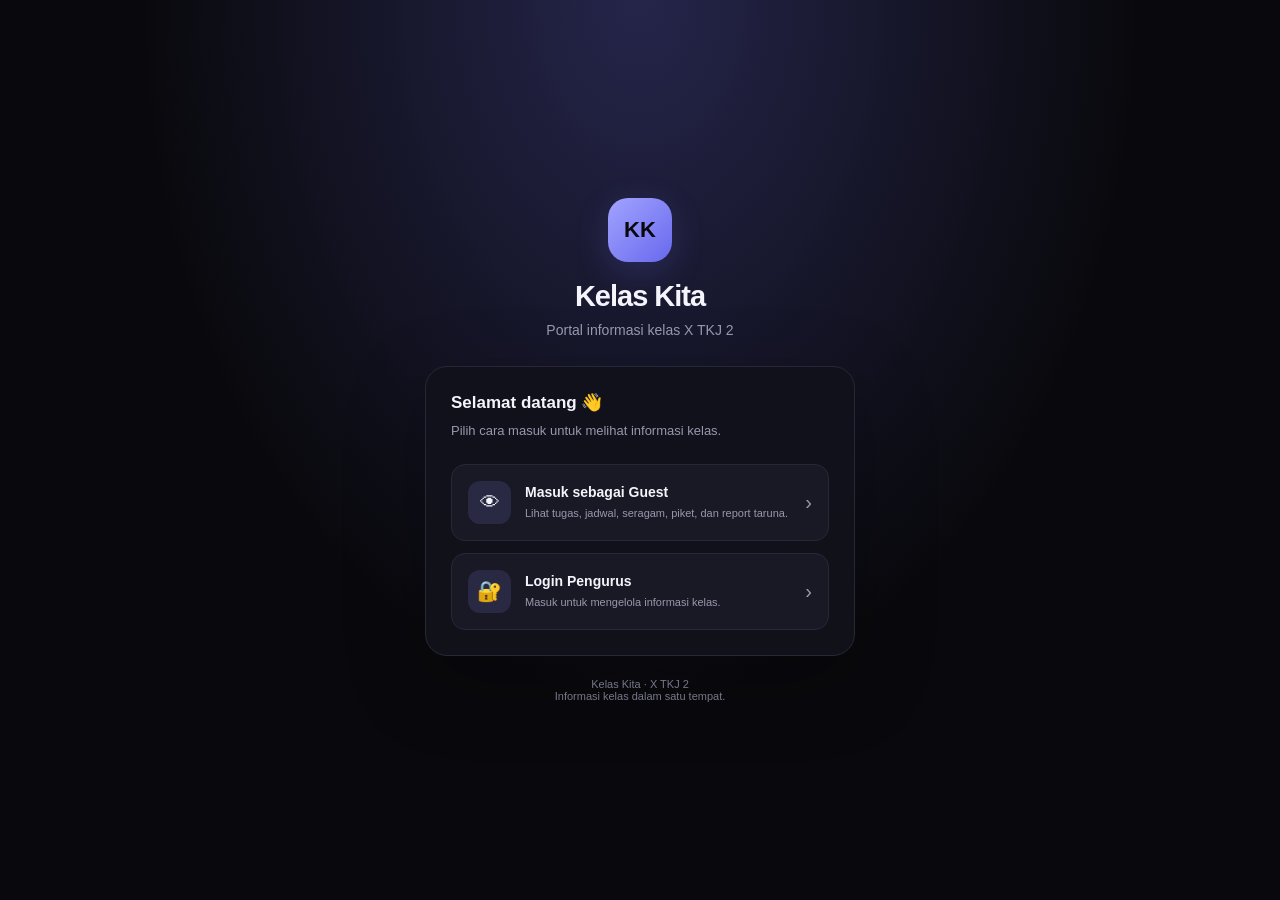
<file: login.html>
<!DOCTYPE html>
<html lang="id">
<head>
  <meta charset="UTF-8">
  <meta name="viewport" content="width=device-width, initial-scale=1.0">
  <meta name="theme-color" content="#09090d">
  <title>Masuk — Kelas Kita X TKJ 2</title>

  <style>
    :root {
      --bg: #09090d;
      --panel: #12121b;
      --border: #272738;
      --text: #f4f4fb;
      --muted: #9898ad;
      --accent: #8b8cff;
    }

    * {
      box-sizing: border-box;
    }

    body {
      margin: 0;
      min-height: 100vh;
      display: grid;
      place-items: center;
      padding: 24px;
      color: var(--text);
      background:
        radial-gradient(ellipse at top, #25254b 0%, transparent 55%),
        var(--bg);
      font-family: Inter, "Segoe UI", Arial, sans-serif;
    }

    .container {
      width: 100%;
      max-width: 430px;
      animation: appear .5s ease both;
    }

    .brand {
      text-align: center;
      margin-bottom: 28px;
    }

    .logo {
      width: 64px;
      height: 64px;
      display: grid;
      place-items: center;
      margin: 0 auto 18px;
      border-radius: 20px;
      background: linear-gradient(135deg, #a2a3ff, #6869ed);
      color: #09090d;
      font-size: 22px;
      font-weight: 900;
      box-shadow: 0 10px 35px #7777ff30;
    }

    h1 {
      margin: 0;
      font-size: 29px;
      letter-spacing: -1px;
    }

    .subtitle {
      color: var(--muted);
      margin: 9px 0 0;
      font-size: 14px;
    }

    .panel {
      padding: 25px;
      border: 1px solid var(--border);
      border-radius: 22px;
      background: #12121beF;
      box-shadow: 0 24px 80px #00000040;
    }

    .panel h2 {
      font-size: 17px;
      margin: 0 0 8px;
    }

    .description {
      color: var(--muted);
      font-size: 13px;
      line-height: 1.6;
      margin: 0 0 22px;
    }

    .choice {
      display: flex;
      align-items: center;
      gap: 14px;
      width: 100%;
      padding: 16px;
      margin-top: 12px;
      text-align: left;
      color: var(--text);
      background: #191925;
      border: 1px solid var(--border);
      border-radius: 14px;
      cursor: pointer;
      transition: transform .2s, border-color .2s, background .2s;
    }

    .choice:hover {
      transform: translateY(-2px);
      border-color: var(--accent);
      background: #202035;
    }

    .choice-icon {
      display: grid;
      place-items: center;
      width: 43px;
      height: 43px;
      flex-shrink: 0;
      border-radius: 12px;
      background: #292943;
      font-size: 20px;
    }

    .choice-copy {
      flex: 1;
    }

    .choice-copy strong,
    .choice-copy small {
      display: block;
    }

    .choice-copy strong {
      font-size: 14px;
    }

    .choice-copy small {
      margin-top: 5px;
      color: var(--muted);
      font-size: 11px;
      line-height: 1.5;
    }

    .arrow {
      color: var(--muted);
      font-size: 20px;
    }

    .login-form {
      display: none;
      margin-top: 20px;
      padding-top: 20px;
      border-top: 1px solid var(--border);
    }

    .login-form.show {
      display: block;
      animation: appear .25s ease both;
    }

    label {
      display: block;
      margin: 14px 0 7px;
      color: #d4d4e5;
      font-size: 12px;
      font-weight: 600;
    }

    input {
      width: 100%;
      padding: 13px;
      border: 1px solid var(--border);
      border-radius: 10px;
      outline: none;
      background: #0c0c14;
      color: var(--text);
      font-size: 14px;
    }

    input:focus {
      border-color: var(--accent);
      box-shadow: 0 0 0 3px #8b8cff20;
    }

    .submit,
    .back {
      width: 100%;
      padding: 13px;
      margin-top: 16px;
      border-radius: 10px;
      font-weight: 700;
      cursor: pointer;
    }

    .submit {
      color: #09090d;
      background: var(--accent);
      border: 0;
    }

    .submit:hover {
      background: #a6a7ff;
    }

    .back {
      margin-top: 9px;
      color: var(--muted);
      background: transparent;
      border: 1px solid var(--border);
    }

    .message {
      min-height: 18px;
      margin: 12px 0 0;
      color: #ff9292;
      font-size: 12px;
      line-height: 1.5;
    }

    .footer {
      margin-top: 22px;
      text-align: center;
      color: #77778d;
      font-size: 11px;
    }

    @keyframes appear {
      from {
        opacity: 0;
        transform: translateY(10px);
      }
      to {
        opacity: 1;
        transform: translateY(0);
      }
    }

    @media (max-width: 420px) {
      body {
        padding: 16px;
      }

      .panel {
        padding: 20px;
      }
    }

    @media (prefers-reduced-motion: reduce) {
      *, *::before, *::after {
        animation: none !important;
        transition: none !important;
      }
    }
  </style>
</head>

<body>
  <main class="container">
    <header class="brand">
      <div class="logo">KK</div>
      <h1>Kelas Kita</h1>
      <p class="subtitle">Portal informasi kelas X TKJ 2</p>
    </header>

    <section class="panel">
      <h2>Selamat datang 👋</h2>
      <p class="description">
        Pilih cara masuk untuk melihat informasi kelas.
      </p>

      <button class="choice" id="guest-button" type="button">
        <span class="choice-icon">👁</span>
        <span class="choice-copy">
          <strong>Masuk sebagai Guest</strong>
          <small>Lihat tugas, jadwal, seragam, piket, dan report taruna.</small>
        </span>
        <span class="arrow">›</span>
      </button>

      <button class="choice" id="admin-button" type="button">
        <span class="choice-icon">🔐</span>
        <span class="choice-copy">
          <strong>Login Pengurus</strong>
          <small>Masuk untuk mengelola informasi kelas.</small>
        </span>
        <span class="arrow">›</span>
      </button>

      <form class="login-form" id="login-form">
        <h2>Login Pengurus</h2>
        <p class="description">
          Masukkan akun pengurus yang telah terdaftar.
        </p>

        <label for="username">Username / email</label>
        <input
          id="username"
          name="username"
          type="text"
          autocomplete="username"
          placeholder="Masukkan username"
          required
        >

        <label for="password">Password</label>
        <input
          id="password"
          name="password"
          type="password"
          autocomplete="current-password"
          placeholder="Masukkan password"
          required
        >

        <button class="submit" type="submit">Masuk</button>
        <button class="back" id="back-button" type="button">
          Kembali
        </button>

        <p class="message" id="message" role="status" aria-live="polite"></p>
      </form>
    </section>

    <footer class="footer">
      Kelas Kita · X TKJ 2<br>
      Informasi kelas dalam satu tempat.
    </footer>
  </main>

  <script>
    const guestButton = document.getElementById("guest-button");
    const adminButton = document.getElementById("admin-button");
    const loginForm = document.getElementById("login-form");
    const backButton = document.getElementById("back-button");
    const message = document.getElementById("message");

    adminButton.addEventListener("click", () => {
      loginForm.classList.add("show");
      message.textContent = "";
      document.getElementById("username").focus();
    });

    backButton.addEventListener("click", () => {
      loginForm.classList.remove("show");
      loginForm.reset();
      message.textContent = "";
    });

    guestButton.addEventListener("click", () => {
      window.location.href = "index.html?mode=guest";
    });

    loginForm.addEventListener("submit", (event) => {
      event.preventDefault();

      message.textContent =
        "Login belum dihubungkan. Langkah berikutnya adalah menyambungkan Supabase Auth.";
    });
  </script>
</body>
</html>
</file>
